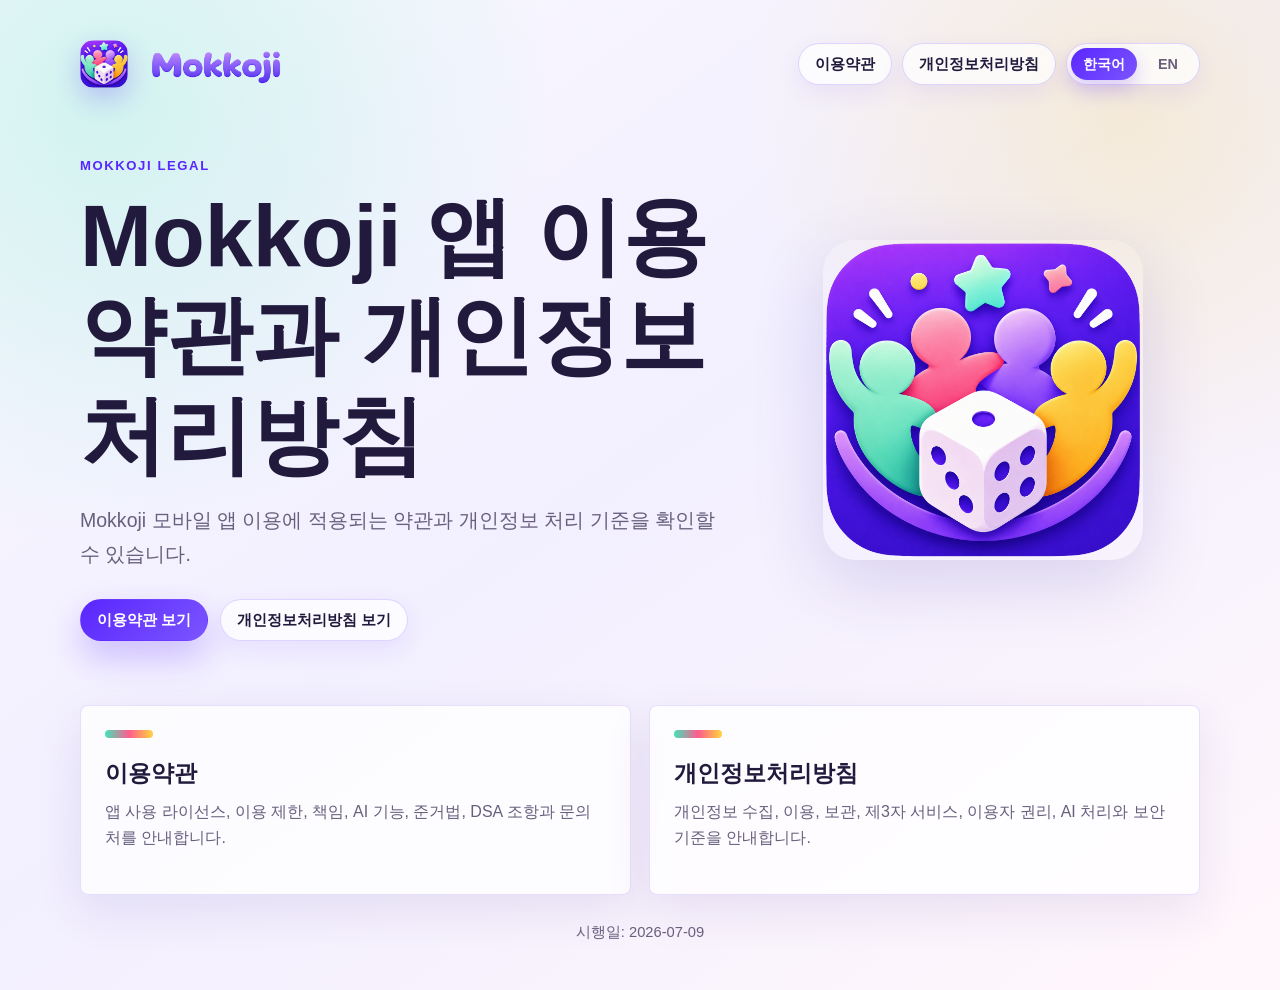
<file: index.html>
<!DOCTYPE html>
<html lang="ko" data-lang="ko">
  <head>
    <meta charset="UTF-8" />
    <meta name="viewport" content="width=device-width, initial-scale=1.0" />
    <title>Mokkoji 법적 고지</title>
    <link rel="stylesheet" href="styles.css" />
  </head>
  <body>
    <div class="site-shell">
      <header class="topbar">
        <a class="brand" href="index.html" aria-label="Mokkoji 법적 고지 홈">
          <img class="brand-icon" src="assets/app_icon.png" alt="" />
          <img class="brand-wordmark" src="assets/wordmark_eng.png" alt="Mokkoji" />
        </a>
        <nav class="nav-links" aria-label="법적 문서">
          <a class="nav-link" href="terms-of-use.html" data-i18n-ko="이용약관" data-i18n-en="Terms of Use">이용약관</a>
          <a class="nav-link" href="privacy-policy.html" data-i18n-ko="개인정보처리방침" data-i18n-en="Privacy Policy">개인정보처리방침</a>
          <div class="language-switch" aria-label="Language">
            <button class="lang-button" type="button" data-lang="ko" aria-pressed="true">한국어</button>
            <button class="lang-button" type="button" data-lang="en" aria-pressed="false">EN</button>
          </div>
        </nav>
      </header>

      <main>
        <section class="hero lang-panel" data-lang-panel="ko" aria-labelledby="page-title-ko">
          <div>
            <p class="eyebrow">Mokkoji legal</p>
            <h1 id="page-title-ko">Mokkoji 앱 이용약관과 개인정보처리방침</h1>
            <p class="lead">
              Mokkoji 모바일 앱 이용에 적용되는 약관과 개인정보 처리 기준을 확인할 수 있습니다.
            </p>
            <div class="hero-actions" aria-label="주요 법적 문서 링크">
              <a class="button-link primary" href="terms-of-use.html">이용약관 보기</a>
              <a class="button-link" href="privacy-policy.html">개인정보처리방침 보기</a>
            </div>
          </div>
          <div class="hero-art" aria-hidden="true">
            <img class="app-icon-large" src="assets/app_icon.png" alt="" />
          </div>
        </section>

        <section class="hero lang-panel" data-lang-panel="en" aria-labelledby="page-title-en" hidden>
          <div>
            <p class="eyebrow">Mokkoji legal</p>
            <h1 id="page-title-en">Terms and privacy for the Mokkoji app.</h1>
            <p class="lead">
              Review the terms that govern the Mokkoji app and the privacy practices for data collected through the mobile experience.
            </p>
            <div class="hero-actions" aria-label="Primary legal links">
              <a class="button-link primary" href="terms-of-use.html">Read Terms</a>
              <a class="button-link" href="privacy-policy.html">Read Privacy Policy</a>
            </div>
          </div>
          <div class="hero-art" aria-hidden="true">
            <img class="app-icon-large" src="assets/app_icon.png" alt="" />
          </div>
        </section>

        <section class="policy-grid" aria-label="정책 문서">
          <a class="policy-tile" href="terms-of-use.html">
            <div class="tile-accent"></div>
            <h2 data-i18n-ko="이용약관" data-i18n-en="Terms of Use">이용약관</h2>
            <p data-i18n-ko="앱 사용 라이선스, 이용 제한, 책임, AI 기능, 준거법, DSA 조항과 문의처를 안내합니다." data-i18n-en="License, acceptable use, liability, AI features, governing law, DSA provisions, and contact details.">앱 사용 라이선스, 이용 제한, 책임, AI 기능, 준거법, DSA 조항과 문의처를 안내합니다.</p>
          </a>
          <a class="policy-tile" href="privacy-policy.html">
            <div class="tile-accent"></div>
            <h2 data-i18n-ko="개인정보처리방침" data-i18n-en="Privacy Policy">개인정보처리방침</h2>
            <p data-i18n-ko="개인정보 수집, 이용, 보관, 제3자 서비스, 이용자 권리, AI 처리와 보안 기준을 안내합니다." data-i18n-en="Collection, use, retention, third-party access, privacy rights, AI processing, and security practices.">개인정보 수집, 이용, 보관, 제3자 서비스, 이용자 권리, AI 처리와 보안 기준을 안내합니다.</p>
          </a>
        </section>
      </main>

      <footer class="footer" data-i18n-ko="시행일: 2026-07-09" data-i18n-en="Effective date: 2026-07-09">시행일: 2026-07-09</footer>
    </div>
    <script src="language.js"></script>
  </body>
</html>
</file>
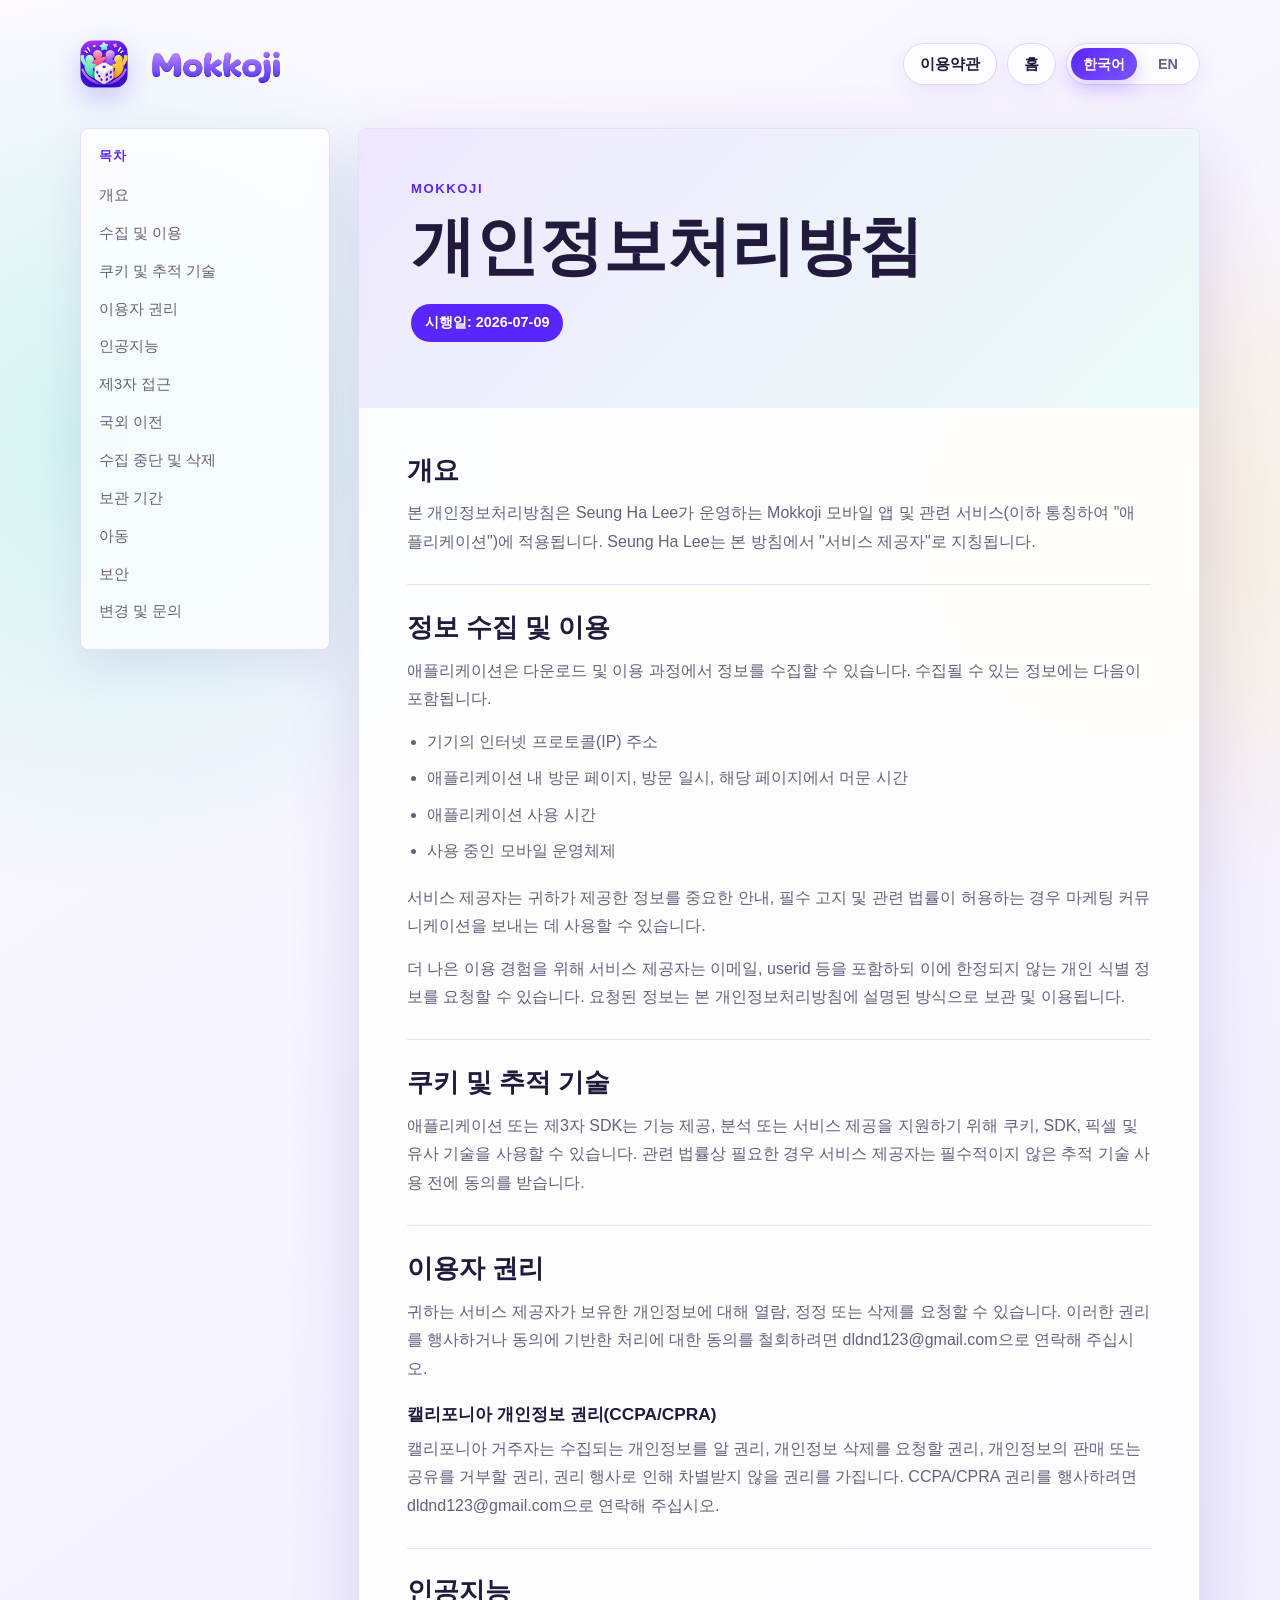
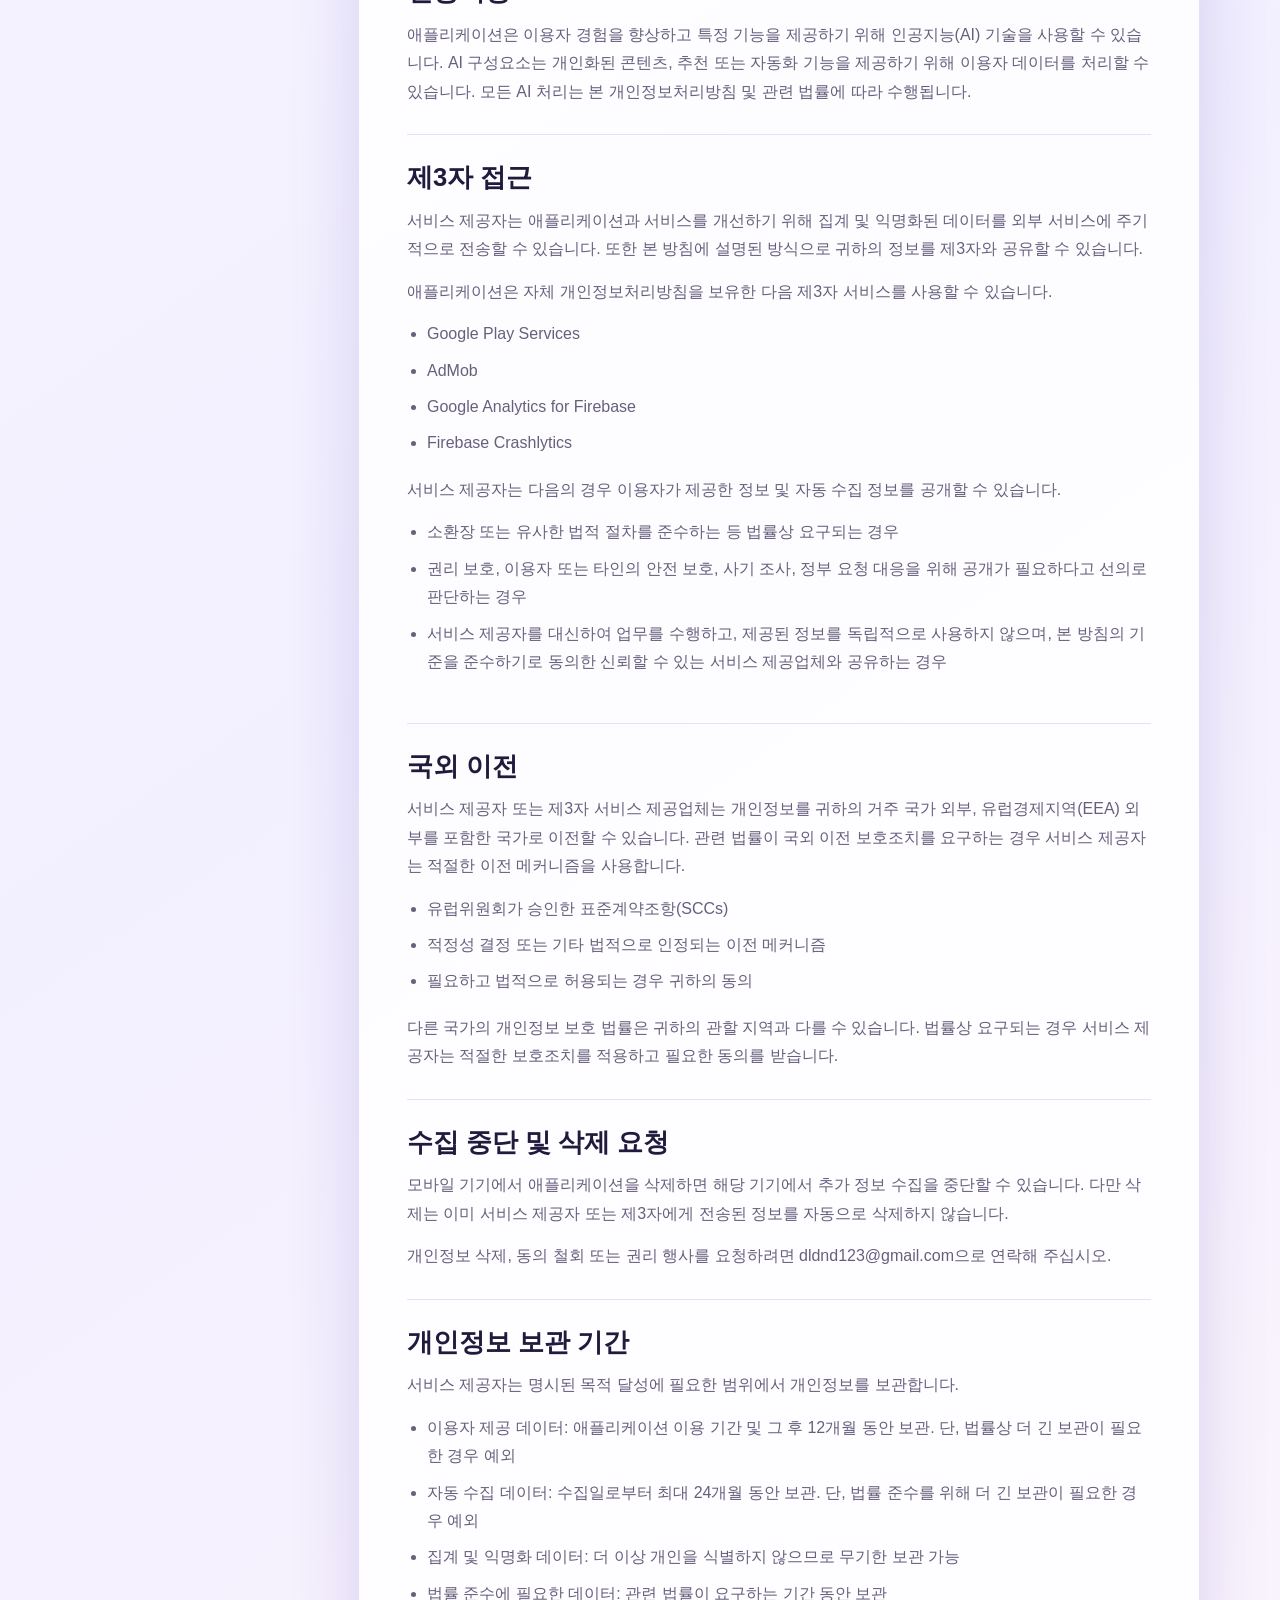
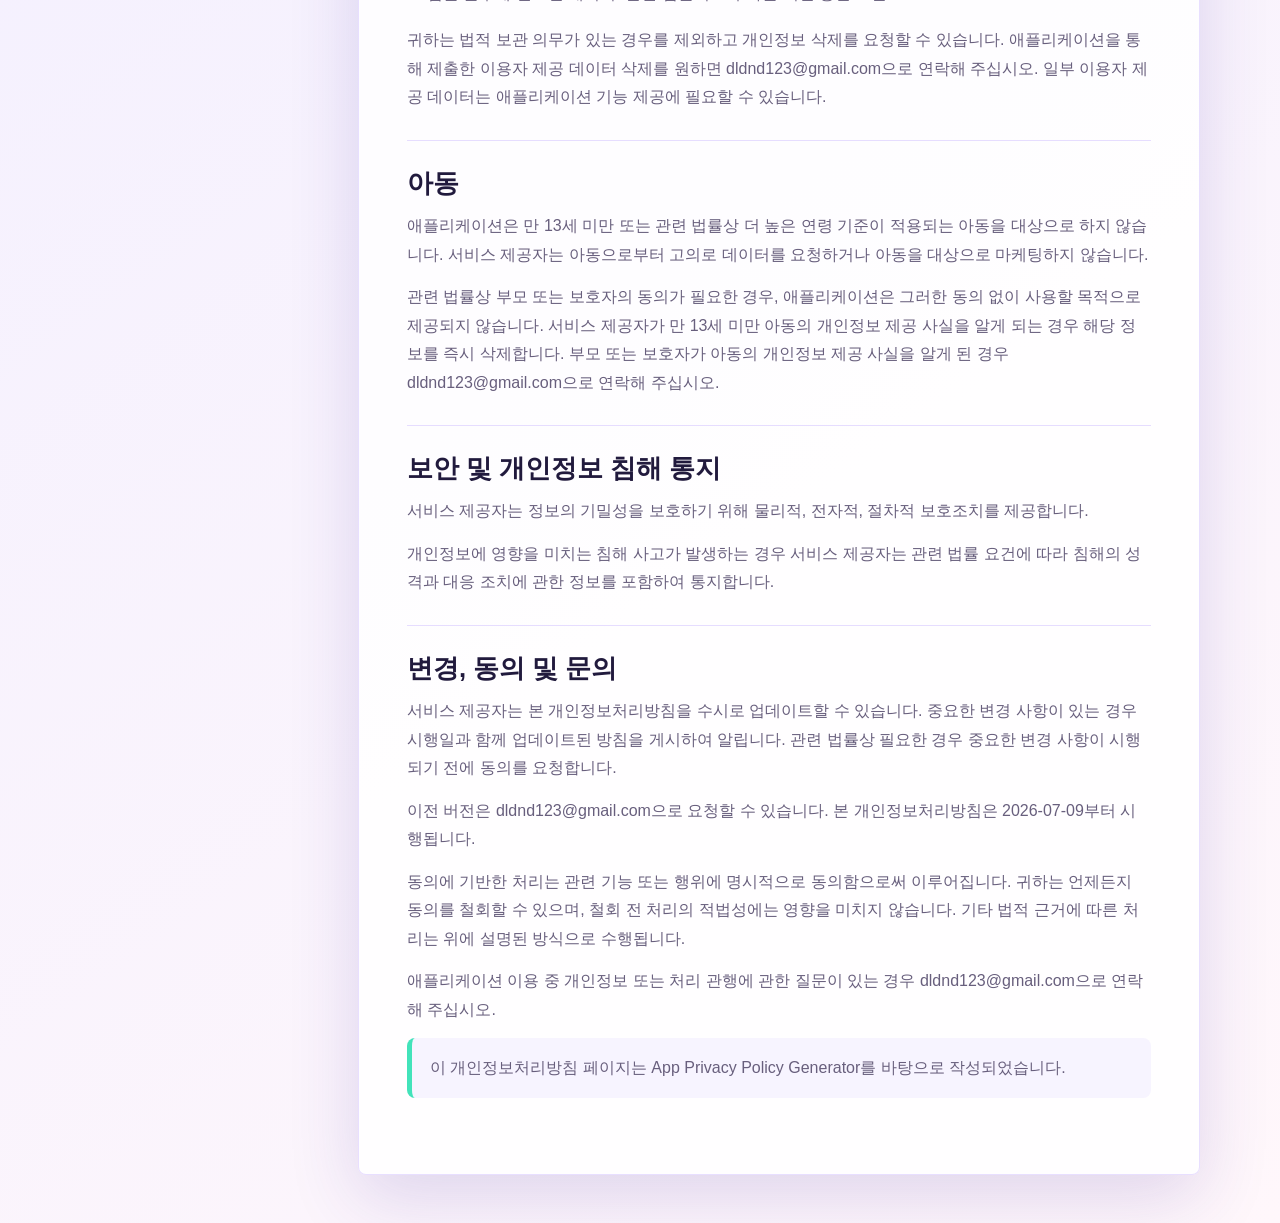
<file: privacy-policy.html>
<!DOCTYPE html>
<html lang="ko" data-lang="ko">
  <head>
    <meta charset="UTF-8" />
    <meta name="viewport" content="width=device-width, initial-scale=1.0" />
    <title>개인정보처리방침 - Mokkoji</title>
    <link rel="stylesheet" href="styles.css" />
  </head>
  <body>
    <div class="site-shell">
      <header class="topbar">
        <a class="brand" href="index.html" aria-label="Mokkoji 법적 고지 홈">
          <img class="brand-icon" src="assets/app_icon.png" alt="" />
          <img class="brand-wordmark" src="assets/wordmark_eng.png" alt="Mokkoji" />
        </a>
        <nav class="nav-links" aria-label="법적 문서">
          <a class="nav-link" href="terms-of-use.html" data-i18n-ko="이용약관" data-i18n-en="Terms of Use">이용약관</a>
          <a class="back-link" href="index.html" data-i18n-ko="홈" data-i18n-en="Home">홈</a>
          <div class="language-switch" aria-label="Language">
            <button class="lang-button" type="button" data-lang="ko" aria-pressed="true">한국어</button>
            <button class="lang-button" type="button" data-lang="en" aria-pressed="false">EN</button>
          </div>
        </nav>
      </header>

      <main class="doc-layout lang-panel" data-lang-panel="ko">
        <aside class="toc" aria-label="개인정보처리방침 목차">
          <p class="toc-title">목차</p>
          <a href="#overview">개요</a>
          <a href="#collection">수집 및 이용</a>
          <a href="#tracking">쿠키 및 추적 기술</a>
          <a href="#rights">이용자 권리</a>
          <a href="#ai">인공지능</a>
          <a href="#third-party">제3자 접근</a>
          <a href="#transfers">국외 이전</a>
          <a href="#opt-out">수집 중단 및 삭제</a>
          <a href="#retention">보관 기간</a>
          <a href="#children">아동</a>
          <a href="#security">보안</a>
          <a href="#changes">변경 및 문의</a>
        </aside>

        <article class="document">
          <header class="doc-header">
            <p class="eyebrow">Mokkoji</p>
            <h1>개인정보처리방침</h1>
            <p class="effective-date">시행일: 2026-07-09</p>
          </header>

          <div class="doc-content">
            <section class="doc-section" id="overview">
              <h2>개요</h2>
              <p>본 개인정보처리방침은 Seung Ha Lee가 운영하는 Mokkoji 모바일 앱 및 관련 서비스(이하 통칭하여 "애플리케이션")에 적용됩니다. Seung Ha Lee는 본 방침에서 "서비스 제공자"로 지칭됩니다.</p>
            </section>

            <section class="doc-section" id="collection">
              <h2>정보 수집 및 이용</h2>
              <p>애플리케이션은 다운로드 및 이용 과정에서 정보를 수집할 수 있습니다. 수집될 수 있는 정보에는 다음이 포함됩니다.</p>
              <ul>
                <li>기기의 인터넷 프로토콜(IP) 주소</li>
                <li>애플리케이션 내 방문 페이지, 방문 일시, 해당 페이지에서 머문 시간</li>
                <li>애플리케이션 사용 시간</li>
                <li>사용 중인 모바일 운영체제</li>
              </ul>
              <p>서비스 제공자는 귀하가 제공한 정보를 중요한 안내, 필수 고지 및 관련 법률이 허용하는 경우 마케팅 커뮤니케이션을 보내는 데 사용할 수 있습니다.</p>
              <p>더 나은 이용 경험을 위해 서비스 제공자는 이메일, userid 등을 포함하되 이에 한정되지 않는 개인 식별 정보를 요청할 수 있습니다. 요청된 정보는 본 개인정보처리방침에 설명된 방식으로 보관 및 이용됩니다.</p>
            </section>

            <section class="doc-section" id="tracking">
              <h2>쿠키 및 추적 기술</h2>
              <p>애플리케이션 또는 제3자 SDK는 기능 제공, 분석 또는 서비스 제공을 지원하기 위해 쿠키, SDK, 픽셀 및 유사 기술을 사용할 수 있습니다. 관련 법률상 필요한 경우 서비스 제공자는 필수적이지 않은 추적 기술 사용 전에 동의를 받습니다.</p>
            </section>

            <section class="doc-section" id="rights">
              <h2>이용자 권리</h2>
              <p>귀하는 서비스 제공자가 보유한 개인정보에 대해 열람, 정정 또는 삭제를 요청할 수 있습니다. 이러한 권리를 행사하거나 동의에 기반한 처리에 대한 동의를 철회하려면 dldnd123@gmail.com으로 연락해 주십시오.</p>
              <h3>캘리포니아 개인정보 권리(CCPA/CPRA)</h3>
              <p>캘리포니아 거주자는 수집되는 개인정보를 알 권리, 개인정보 삭제를 요청할 권리, 개인정보의 판매 또는 공유를 거부할 권리, 권리 행사로 인해 차별받지 않을 권리를 가집니다. CCPA/CPRA 권리를 행사하려면 dldnd123@gmail.com으로 연락해 주십시오.</p>
            </section>

            <section class="doc-section" id="ai">
              <h2>인공지능</h2>
              <p>애플리케이션은 이용자 경험을 향상하고 특정 기능을 제공하기 위해 인공지능(AI) 기술을 사용할 수 있습니다. AI 구성요소는 개인화된 콘텐츠, 추천 또는 자동화 기능을 제공하기 위해 이용자 데이터를 처리할 수 있습니다. 모든 AI 처리는 본 개인정보처리방침 및 관련 법률에 따라 수행됩니다.</p>
            </section>

            <section class="doc-section" id="third-party">
              <h2>제3자 접근</h2>
              <p>서비스 제공자는 애플리케이션과 서비스를 개선하기 위해 집계 및 익명화된 데이터를 외부 서비스에 주기적으로 전송할 수 있습니다. 또한 본 방침에 설명된 방식으로 귀하의 정보를 제3자와 공유할 수 있습니다.</p>
              <p>애플리케이션은 자체 개인정보처리방침을 보유한 다음 제3자 서비스를 사용할 수 있습니다.</p>
              <ul>
                <li>Google Play Services</li>
                <li>AdMob</li>
                <li>Google Analytics for Firebase</li>
                <li>Firebase Crashlytics</li>
              </ul>
              <p>서비스 제공자는 다음의 경우 이용자가 제공한 정보 및 자동 수집 정보를 공개할 수 있습니다.</p>
              <ul>
                <li>소환장 또는 유사한 법적 절차를 준수하는 등 법률상 요구되는 경우</li>
                <li>권리 보호, 이용자 또는 타인의 안전 보호, 사기 조사, 정부 요청 대응을 위해 공개가 필요하다고 선의로 판단하는 경우</li>
                <li>서비스 제공자를 대신하여 업무를 수행하고, 제공된 정보를 독립적으로 사용하지 않으며, 본 방침의 기준을 준수하기로 동의한 신뢰할 수 있는 서비스 제공업체와 공유하는 경우</li>
              </ul>
            </section>

            <section class="doc-section" id="transfers">
              <h2>국외 이전</h2>
              <p>서비스 제공자 또는 제3자 서비스 제공업체는 개인정보를 귀하의 거주 국가 외부, 유럽경제지역(EEA) 외부를 포함한 국가로 이전할 수 있습니다. 관련 법률이 국외 이전 보호조치를 요구하는 경우 서비스 제공자는 적절한 이전 메커니즘을 사용합니다.</p>
              <ul>
                <li>유럽위원회가 승인한 표준계약조항(SCCs)</li>
                <li>적정성 결정 또는 기타 법적으로 인정되는 이전 메커니즘</li>
                <li>필요하고 법적으로 허용되는 경우 귀하의 동의</li>
              </ul>
              <p>다른 국가의 개인정보 보호 법률은 귀하의 관할 지역과 다를 수 있습니다. 법률상 요구되는 경우 서비스 제공자는 적절한 보호조치를 적용하고 필요한 동의를 받습니다.</p>
            </section>

            <section class="doc-section" id="opt-out">
              <h2>수집 중단 및 삭제 요청</h2>
              <p>모바일 기기에서 애플리케이션을 삭제하면 해당 기기에서 추가 정보 수집을 중단할 수 있습니다. 다만 삭제는 이미 서비스 제공자 또는 제3자에게 전송된 정보를 자동으로 삭제하지 않습니다.</p>
              <p>개인정보 삭제, 동의 철회 또는 권리 행사를 요청하려면 dldnd123@gmail.com으로 연락해 주십시오.</p>
            </section>

            <section class="doc-section" id="retention">
              <h2>개인정보 보관 기간</h2>
              <p>서비스 제공자는 명시된 목적 달성에 필요한 범위에서 개인정보를 보관합니다.</p>
              <ul>
                <li>이용자 제공 데이터: 애플리케이션 이용 기간 및 그 후 12개월 동안 보관. 단, 법률상 더 긴 보관이 필요한 경우 예외</li>
                <li>자동 수집 데이터: 수집일로부터 최대 24개월 동안 보관. 단, 법률 준수를 위해 더 긴 보관이 필요한 경우 예외</li>
                <li>집계 및 익명화 데이터: 더 이상 개인을 식별하지 않으므로 무기한 보관 가능</li>
                <li>법률 준수에 필요한 데이터: 관련 법률이 요구하는 기간 동안 보관</li>
              </ul>
              <p>귀하는 법적 보관 의무가 있는 경우를 제외하고 개인정보 삭제를 요청할 수 있습니다. 애플리케이션을 통해 제출한 이용자 제공 데이터 삭제를 원하면 dldnd123@gmail.com으로 연락해 주십시오. 일부 이용자 제공 데이터는 애플리케이션 기능 제공에 필요할 수 있습니다.</p>
            </section>

            <section class="doc-section" id="children">
              <h2>아동</h2>
              <p>애플리케이션은 만 13세 미만 또는 관련 법률상 더 높은 연령 기준이 적용되는 아동을 대상으로 하지 않습니다. 서비스 제공자는 아동으로부터 고의로 데이터를 요청하거나 아동을 대상으로 마케팅하지 않습니다.</p>
              <p>관련 법률상 부모 또는 보호자의 동의가 필요한 경우, 애플리케이션은 그러한 동의 없이 사용할 목적으로 제공되지 않습니다. 서비스 제공자가 만 13세 미만 아동의 개인정보 제공 사실을 알게 되는 경우 해당 정보를 즉시 삭제합니다. 부모 또는 보호자가 아동의 개인정보 제공 사실을 알게 된 경우 dldnd123@gmail.com으로 연락해 주십시오.</p>
            </section>

            <section class="doc-section" id="security">
              <h2>보안 및 개인정보 침해 통지</h2>
              <p>서비스 제공자는 정보의 기밀성을 보호하기 위해 물리적, 전자적, 절차적 보호조치를 제공합니다.</p>
              <p>개인정보에 영향을 미치는 침해 사고가 발생하는 경우 서비스 제공자는 관련 법률 요건에 따라 침해의 성격과 대응 조치에 관한 정보를 포함하여 통지합니다.</p>
            </section>

            <section class="doc-section" id="changes">
              <h2>변경, 동의 및 문의</h2>
              <p>서비스 제공자는 본 개인정보처리방침을 수시로 업데이트할 수 있습니다. 중요한 변경 사항이 있는 경우 시행일과 함께 업데이트된 방침을 게시하여 알립니다. 관련 법률상 필요한 경우 중요한 변경 사항이 시행되기 전에 동의를 요청합니다.</p>
              <p>이전 버전은 dldnd123@gmail.com으로 요청할 수 있습니다. 본 개인정보처리방침은 2026-07-09부터 시행됩니다.</p>
              <p>동의에 기반한 처리는 관련 기능 또는 행위에 명시적으로 동의함으로써 이루어집니다. 귀하는 언제든지 동의를 철회할 수 있으며, 철회 전 처리의 적법성에는 영향을 미치지 않습니다. 기타 법적 근거에 따른 처리는 위에 설명된 방식으로 수행됩니다.</p>
              <p>애플리케이션 이용 중 개인정보 또는 처리 관행에 관한 질문이 있는 경우 dldnd123@gmail.com으로 연락해 주십시오.</p>
              <p class="note">이 개인정보처리방침 페이지는 App Privacy Policy Generator를 바탕으로 작성되었습니다.</p>
            </section>
          </div>
        </article>
      </main>

      <main class="doc-layout lang-panel" data-lang-panel="en" hidden>
        <aside class="toc" aria-label="Privacy Policy table of contents">
          <p class="toc-title">On this page</p>
          <a href="#en-overview">Overview</a>
          <a href="#en-collection">Information Collection</a>
          <a href="#en-tracking">Cookies and Tracking</a>
          <a href="#en-rights">Your Rights</a>
          <a href="#en-ai">Artificial Intelligence</a>
          <a href="#en-third-party">Third Party Access</a>
          <a href="#en-transfers">International Transfers</a>
          <a href="#en-opt-out">Opt-Out Rights</a>
          <a href="#en-retention">Data Retention</a>
          <a href="#en-children">Children</a>
          <a href="#en-security">Security</a>
          <a href="#en-changes">Changes and Contact</a>
        </aside>

        <article class="document">
          <header class="doc-header">
            <p class="eyebrow">Mokkoji</p>
            <h1>Privacy Policy</h1>
            <p class="effective-date">Effective as of 2026-07-09</p>
          </header>

          <div class="doc-content">
            <section class="doc-section" id="en-overview">
              <h2>Overview</h2>
              <p>This privacy policy applies to the Mokkoji app for mobile devices, together with any related services operated by Seung Ha Lee (collectively, the "Application"). Seung Ha Lee is referred to as the "Service Provider".</p>
            </section>

            <section class="doc-section" id="en-collection">
              <h2>Information Collection and Use</h2>
              <p>The Application collects information when you download and use it. This may include your device's Internet Protocol address, pages visited, time and date of visits, time spent on pages, time spent on the Application, and your mobile operating system.</p>
              <p>The Service Provider may use information you provide to send important information, required notices, and, where permitted by law, marketing communications.</p>
              <p>For a better experience, the Service Provider may require certain personally identifiable information, including but not limited to Email and userid. The requested information will be retained and used as described in this privacy policy.</p>
            </section>

            <section class="doc-section" id="en-tracking">
              <h2>Cookies and Tracking Technologies</h2>
              <p>The Application or its third-party SDKs may use cookies, SDKs, pixels, and similar technologies to support functionality, analytics, or service delivery. Where required by law, consent will be obtained before non-essential tracking technologies are used.</p>
            </section>

            <section class="doc-section" id="en-rights">
              <h2>Your Rights</h2>
              <p>You may request access to, correction of, or deletion of your personal data held by the Service Provider. To exercise these rights or withdraw consent where processing is based on consent, contact dldnd123@gmail.com.</p>
              <h3>Your California Privacy Rights (CCPA/CPRA)</h3>
              <p>If you are a California resident, you have the right to know what personal information is collected, delete personal information, opt out of sale or sharing, and be free from discrimination for exercising these rights. Contact dldnd123@gmail.com to exercise these rights.</p>
            </section>

            <section class="doc-section" id="en-ai">
              <h2>Artificial Intelligence</h2>
              <p>The Application uses Artificial Intelligence technologies to enhance user experience and provide certain features. AI components may process user data to deliver personalized content, recommendations, or automated functionality in accordance with this policy and applicable laws.</p>
            </section>

            <section class="doc-section" id="en-third-party">
              <h2>Third Party Access</h2>
              <p>Aggregated, anonymized data may be periodically transmitted to external services to help improve the Application and service. Information may be shared with third parties as described in this policy.</p>
              <p>The Application may use third-party services with their own privacy policies:</p>
              <ul>
                <li>Google Play Services</li>
                <li>AdMob</li>
                <li>Google Analytics for Firebase</li>
                <li>Firebase Crashlytics</li>
              </ul>
              <p>User Provided and Automatically Collected Information may be disclosed as required by law, to protect rights and safety, investigate fraud, respond to government requests, or to trusted service providers acting on behalf of the Service Provider.</p>
            </section>

            <section class="doc-section" id="en-transfers">
              <h2>International Data Transfers</h2>
              <p>The Service Provider or third-party service providers may transfer personal data outside your country of residence, including outside the EEA. Where safeguards are required, mechanisms such as Standard Contractual Clauses, adequacy decisions, other recognized transfer mechanisms, or consent may be used.</p>
            </section>

            <section class="doc-section" id="en-opt-out">
              <h2>Opt-Out Rights</h2>
              <p>You can stop further collection from your mobile device by uninstalling the Application. Uninstalling does not automatically delete information already transmitted to the Service Provider or third parties. To request deletion, withdraw consent, or exercise rights, contact dldnd123@gmail.com.</p>
            </section>

            <section class="doc-section" id="en-retention">
              <h2>Data Retention Policy</h2>
              <p>The Service Provider retains personal data based on necessity for the stated purposes: User Provided Data for the duration of use plus 12 months unless longer retention is required by law; Automatically Collected Data for up to 24 months unless longer retention is required for legal compliance; Aggregated and Anonymized Data indefinitely; and legal compliance data as long as required by applicable law.</p>
              <p>You may request deletion of your personal data, subject to legal obligations to retain it. Some User Provided Data may be required for the Application to function properly.</p>
            </section>

            <section class="doc-section" id="en-children">
              <h2>Children</h2>
              <p>The Application is not intended for children under 13 or such higher age as required by applicable law. The Service Provider does not knowingly solicit data from children or market the Application to them. If a child has provided personal information, contact dldnd123@gmail.com so appropriate action can be taken.</p>
            </section>

            <section class="doc-section" id="en-security">
              <h2>Security and Data Breach Notification</h2>
              <p>The Service Provider provides physical, electronic, and procedural safeguards to protect information it processes and maintains. If a data breach affects personal data, notification will be provided in accordance with applicable legal requirements.</p>
            </section>

            <section class="doc-section" id="en-changes">
              <h2>Changes, Consent, and Contact</h2>
              <p>The Service Provider may update this Privacy Policy from time to time and will post the updated policy with an effective date. Where required by law, consent will be sought before material changes take effect.</p>
              <p>Previous versions are available upon request at dldnd123@gmail.com. This privacy policy is effective as of 2026-07-09.</p>
              <p>Where processing is based on consent, you provide that consent by affirmatively opting in and may withdraw it at any time. Questions may be sent to dldnd123@gmail.com.</p>
              <p class="note">This privacy policy page was generated by App Privacy Policy Generator.</p>
            </section>
          </div>
        </article>
      </main>
    </div>
    <script src="language.js"></script>
  </body>
</html>
</file>
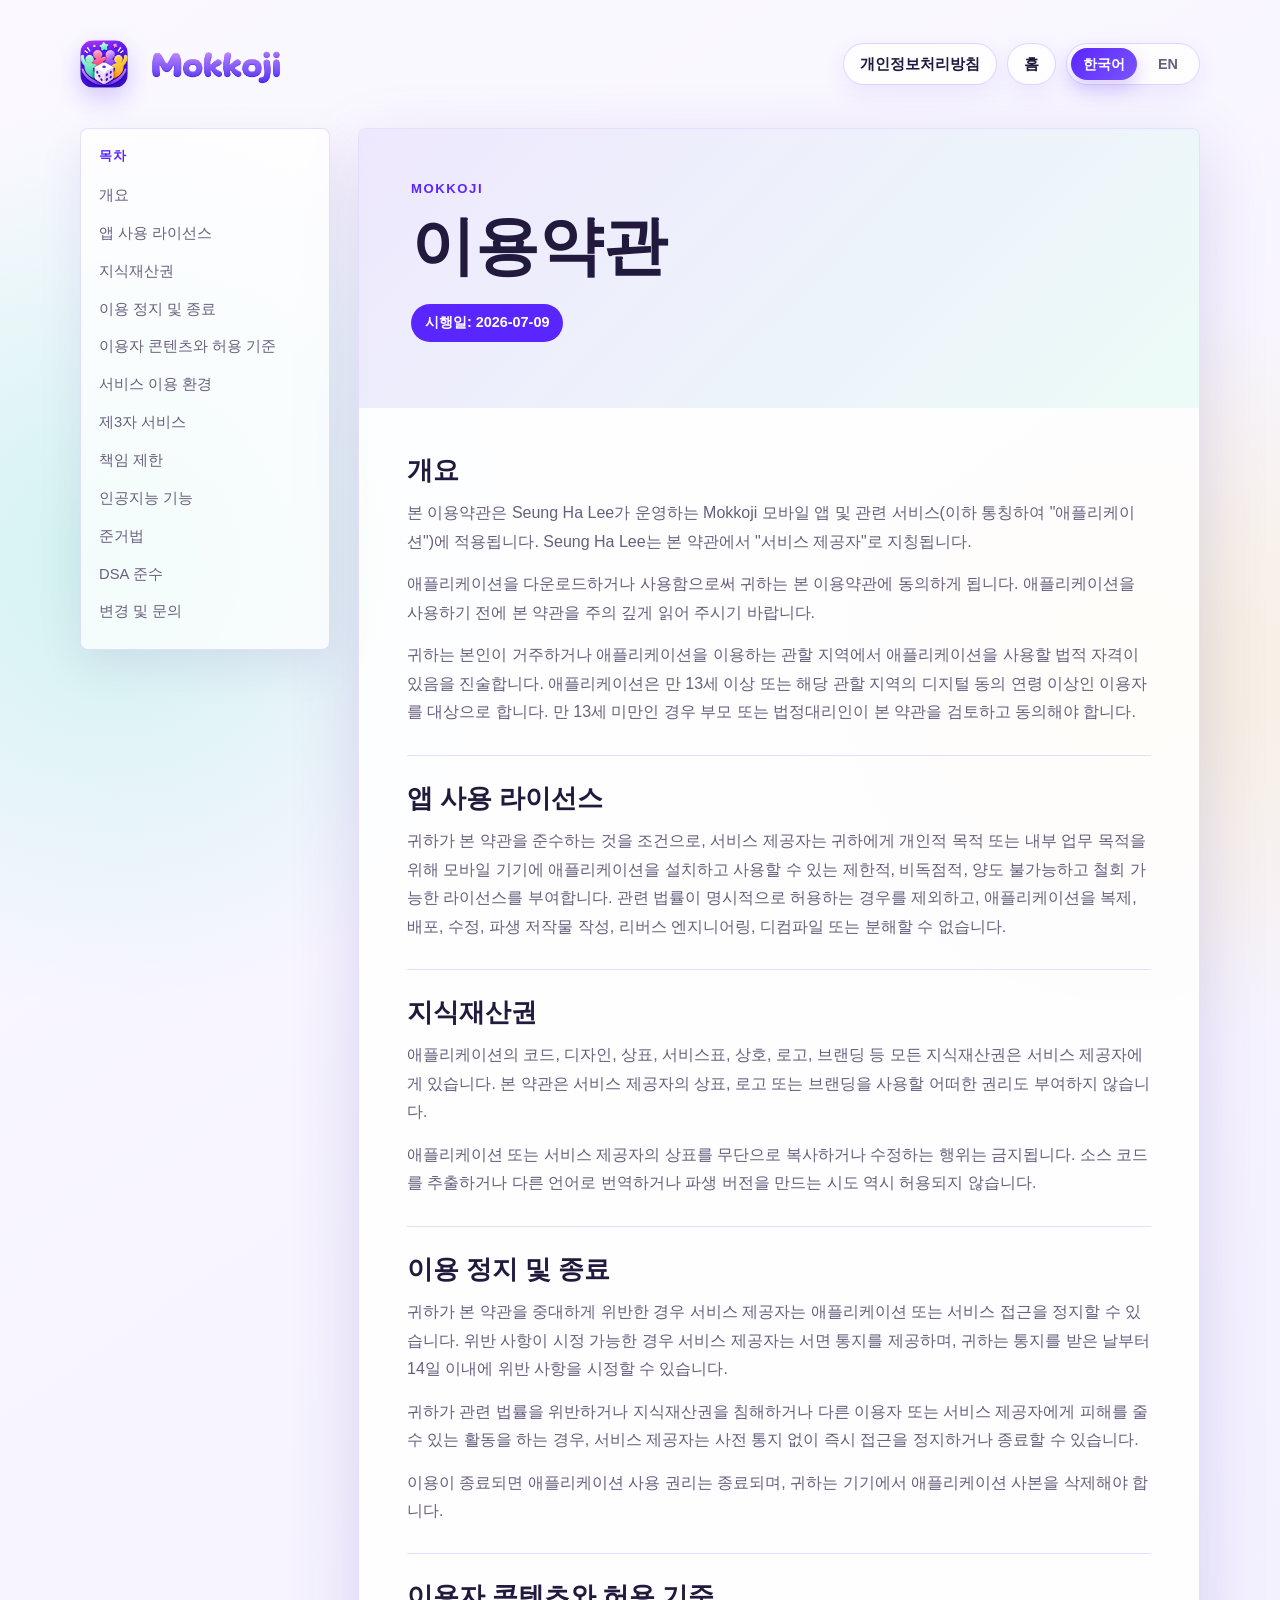
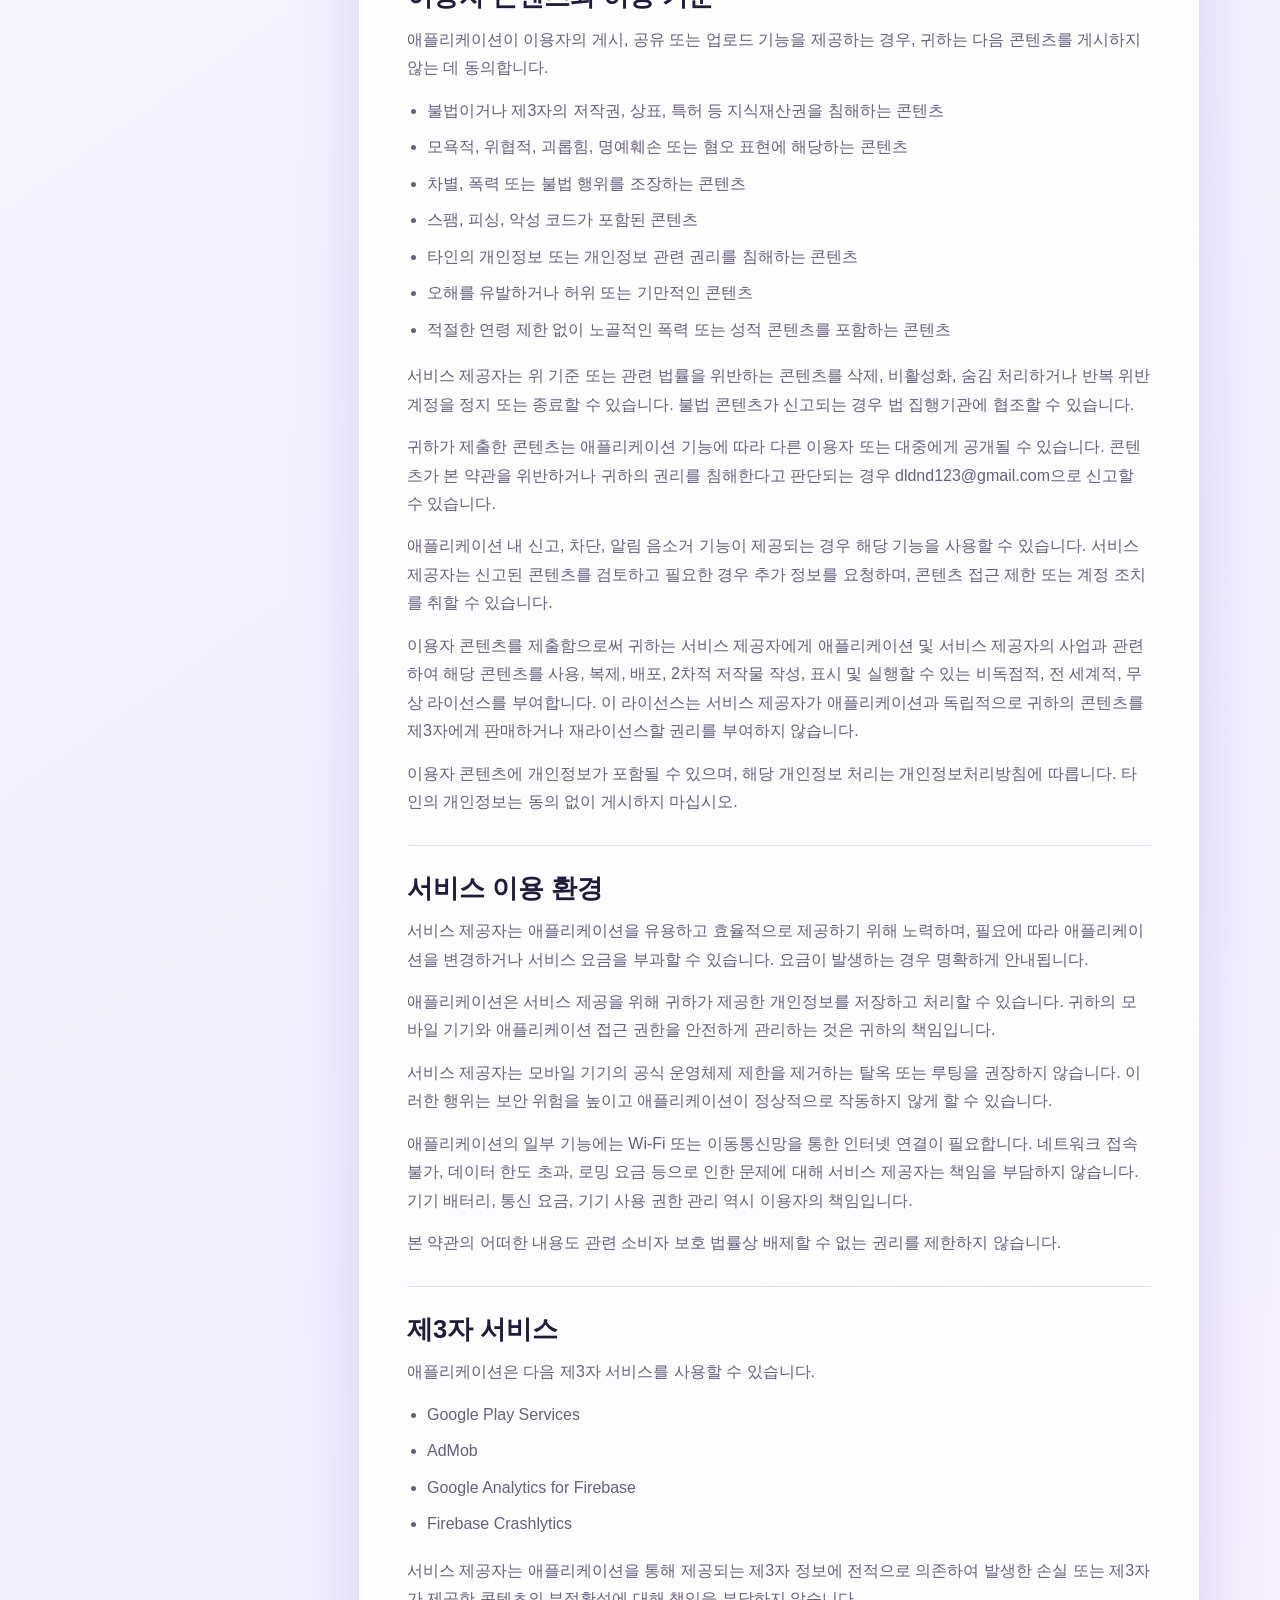
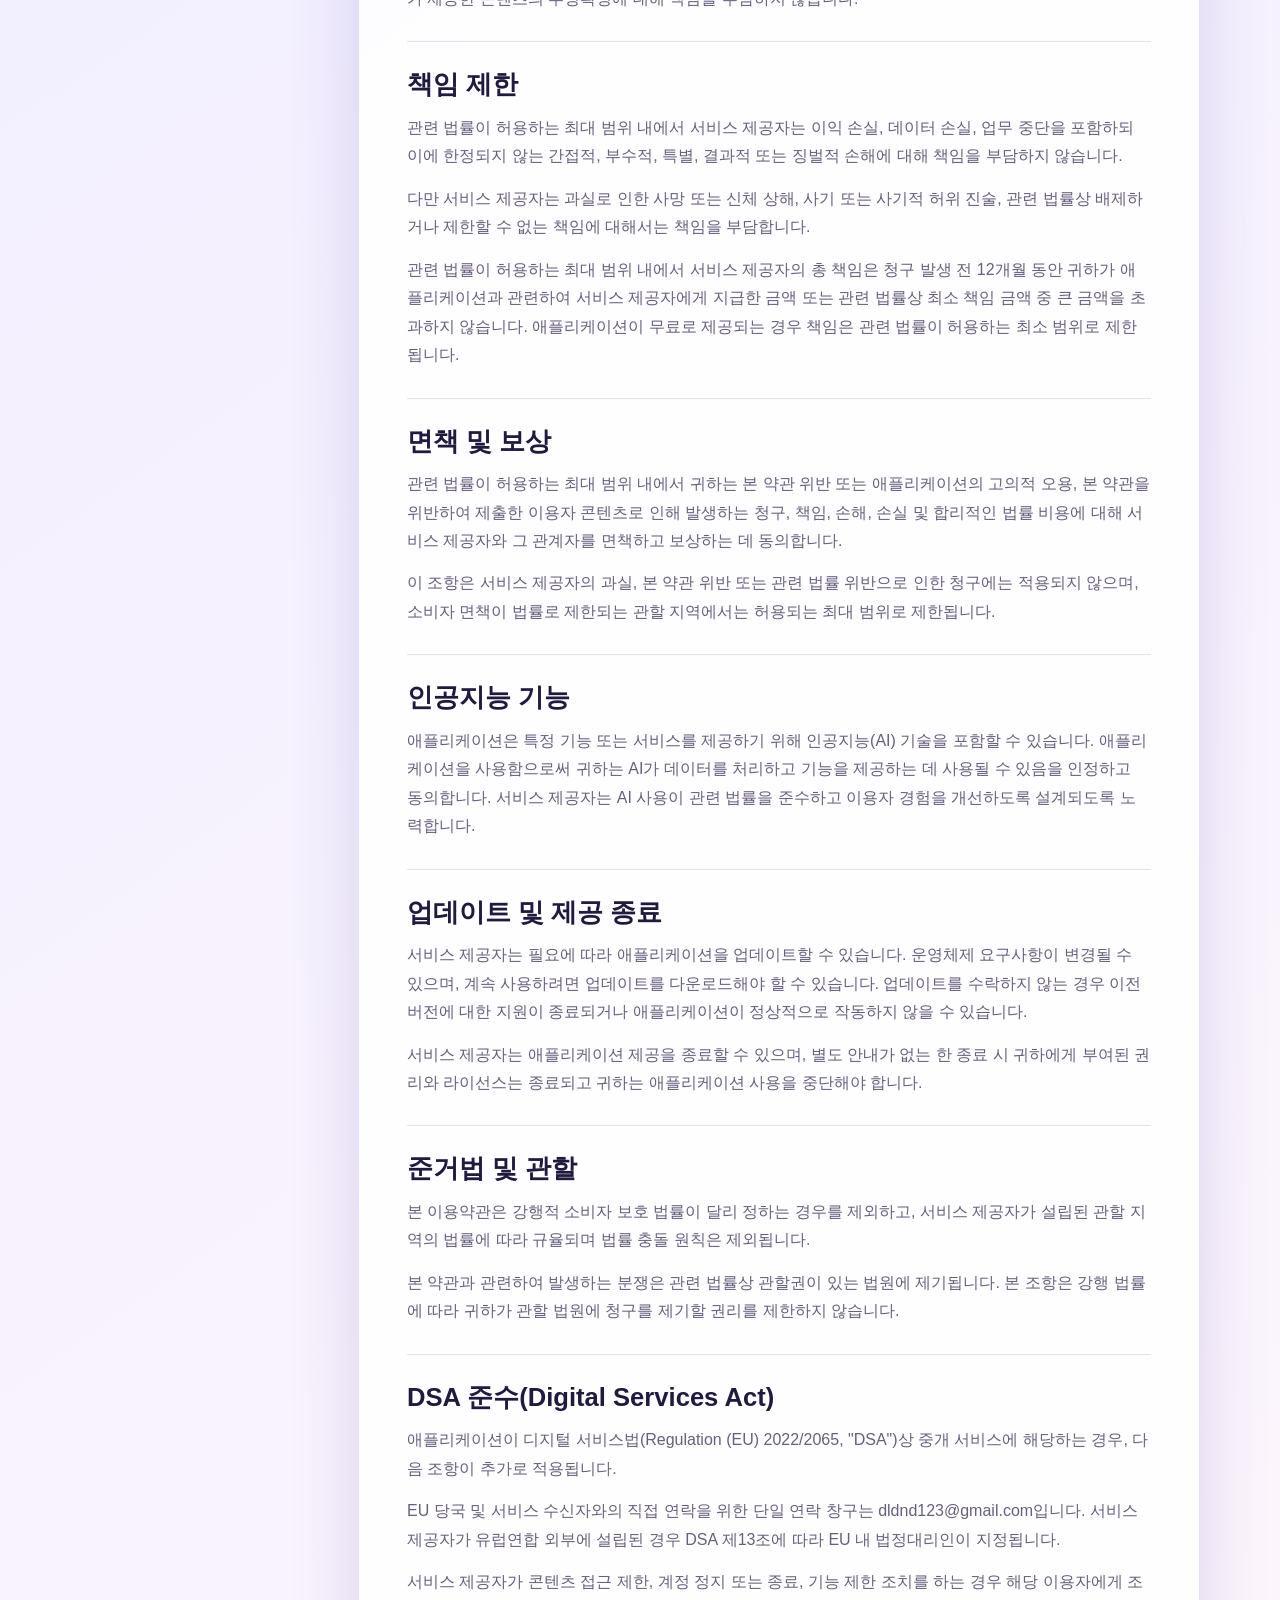
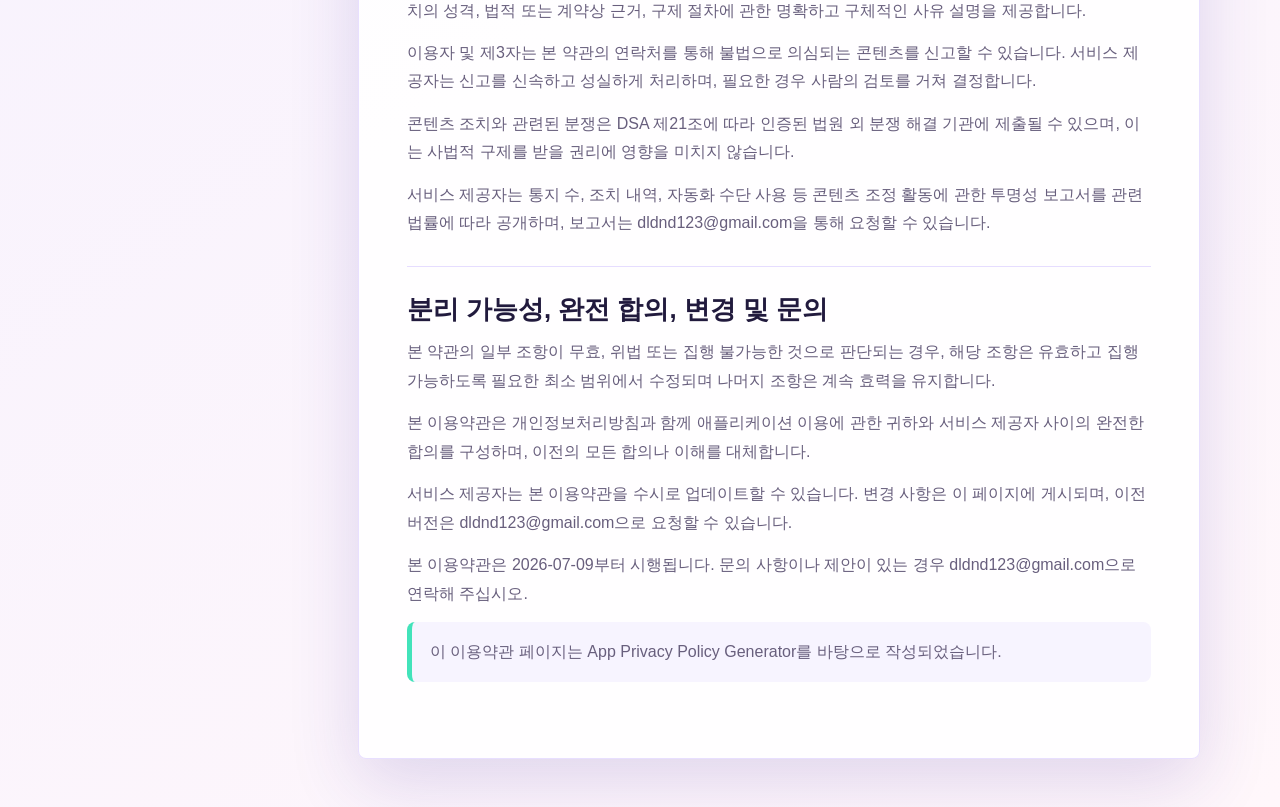
<file: terms-of-use.html>
<!DOCTYPE html>
<html lang="ko" data-lang="ko">
  <head>
    <meta charset="UTF-8" />
    <meta name="viewport" content="width=device-width, initial-scale=1.0" />
    <title>이용약관 - Mokkoji</title>
    <link rel="stylesheet" href="styles.css" />
  </head>
  <body>
    <div class="site-shell">
      <header class="topbar">
        <a class="brand" href="index.html" aria-label="Mokkoji 법적 고지 홈">
          <img class="brand-icon" src="assets/app_icon.png" alt="" />
          <img class="brand-wordmark" src="assets/wordmark_eng.png" alt="Mokkoji" />
        </a>
        <nav class="nav-links" aria-label="법적 문서">
          <a class="nav-link" href="privacy-policy.html" data-i18n-ko="개인정보처리방침" data-i18n-en="Privacy Policy">개인정보처리방침</a>
          <a class="back-link" href="index.html" data-i18n-ko="홈" data-i18n-en="Home">홈</a>
          <div class="language-switch" aria-label="Language">
            <button class="lang-button" type="button" data-lang="ko" aria-pressed="true">한국어</button>
            <button class="lang-button" type="button" data-lang="en" aria-pressed="false">EN</button>
          </div>
        </nav>
      </header>

      <main class="doc-layout lang-panel" data-lang-panel="ko">
        <aside class="toc" aria-label="이용약관 목차">
          <p class="toc-title">목차</p>
          <a href="#overview">개요</a>
          <a href="#license">앱 사용 라이선스</a>
          <a href="#ip">지식재산권</a>
          <a href="#termination">이용 정지 및 종료</a>
          <a href="#content">이용자 콘텐츠와 허용 기준</a>
          <a href="#operation">서비스 이용 환경</a>
          <a href="#third-party">제3자 서비스</a>
          <a href="#liability">책임 제한</a>
          <a href="#ai">인공지능 기능</a>
          <a href="#law">준거법</a>
          <a href="#dsa">DSA 준수</a>
          <a href="#contact">변경 및 문의</a>
        </aside>

        <article class="document">
          <header class="doc-header">
            <p class="eyebrow">Mokkoji</p>
            <h1>이용약관</h1>
            <p class="effective-date">시행일: 2026-07-09</p>
          </header>

          <div class="doc-content">
            <section class="doc-section" id="overview">
              <h2>개요</h2>
              <p>본 이용약관은 Seung Ha Lee가 운영하는 Mokkoji 모바일 앱 및 관련 서비스(이하 통칭하여 "애플리케이션")에 적용됩니다. Seung Ha Lee는 본 약관에서 "서비스 제공자"로 지칭됩니다.</p>
              <p>애플리케이션을 다운로드하거나 사용함으로써 귀하는 본 이용약관에 동의하게 됩니다. 애플리케이션을 사용하기 전에 본 약관을 주의 깊게 읽어 주시기 바랍니다.</p>
              <p>귀하는 본인이 거주하거나 애플리케이션을 이용하는 관할 지역에서 애플리케이션을 사용할 법적 자격이 있음을 진술합니다. 애플리케이션은 만 13세 이상 또는 해당 관할 지역의 디지털 동의 연령 이상인 이용자를 대상으로 합니다. 만 13세 미만인 경우 부모 또는 법정대리인이 본 약관을 검토하고 동의해야 합니다.</p>
            </section>

            <section class="doc-section" id="license">
              <h2>앱 사용 라이선스</h2>
              <p>귀하가 본 약관을 준수하는 것을 조건으로, 서비스 제공자는 귀하에게 개인적 목적 또는 내부 업무 목적을 위해 모바일 기기에 애플리케이션을 설치하고 사용할 수 있는 제한적, 비독점적, 양도 불가능하고 철회 가능한 라이선스를 부여합니다. 관련 법률이 명시적으로 허용하는 경우를 제외하고, 애플리케이션을 복제, 배포, 수정, 파생 저작물 작성, 리버스 엔지니어링, 디컴파일 또는 분해할 수 없습니다.</p>
            </section>

            <section class="doc-section" id="ip">
              <h2>지식재산권</h2>
              <p>애플리케이션의 코드, 디자인, 상표, 서비스표, 상호, 로고, 브랜딩 등 모든 지식재산권은 서비스 제공자에게 있습니다. 본 약관은 서비스 제공자의 상표, 로고 또는 브랜딩을 사용할 어떠한 권리도 부여하지 않습니다.</p>
              <p>애플리케이션 또는 서비스 제공자의 상표를 무단으로 복사하거나 수정하는 행위는 금지됩니다. 소스 코드를 추출하거나 다른 언어로 번역하거나 파생 버전을 만드는 시도 역시 허용되지 않습니다.</p>
            </section>

            <section class="doc-section" id="termination">
              <h2>이용 정지 및 종료</h2>
              <p>귀하가 본 약관을 중대하게 위반한 경우 서비스 제공자는 애플리케이션 또는 서비스 접근을 정지할 수 있습니다. 위반 사항이 시정 가능한 경우 서비스 제공자는 서면 통지를 제공하며, 귀하는 통지를 받은 날부터 14일 이내에 위반 사항을 시정할 수 있습니다.</p>
              <p>귀하가 관련 법률을 위반하거나 지식재산권을 침해하거나 다른 이용자 또는 서비스 제공자에게 피해를 줄 수 있는 활동을 하는 경우, 서비스 제공자는 사전 통지 없이 즉시 접근을 정지하거나 종료할 수 있습니다.</p>
              <p>이용이 종료되면 애플리케이션 사용 권리는 종료되며, 귀하는 기기에서 애플리케이션 사본을 삭제해야 합니다.</p>
            </section>

            <section class="doc-section" id="content">
              <h2>이용자 콘텐츠와 허용 기준</h2>
              <p>애플리케이션이 이용자의 게시, 공유 또는 업로드 기능을 제공하는 경우, 귀하는 다음 콘텐츠를 게시하지 않는 데 동의합니다.</p>
              <ul>
                <li>불법이거나 제3자의 저작권, 상표, 특허 등 지식재산권을 침해하는 콘텐츠</li>
                <li>모욕적, 위협적, 괴롭힘, 명예훼손 또는 혐오 표현에 해당하는 콘텐츠</li>
                <li>차별, 폭력 또는 불법 행위를 조장하는 콘텐츠</li>
                <li>스팸, 피싱, 악성 코드가 포함된 콘텐츠</li>
                <li>타인의 개인정보 또는 개인정보 관련 권리를 침해하는 콘텐츠</li>
                <li>오해를 유발하거나 허위 또는 기만적인 콘텐츠</li>
                <li>적절한 연령 제한 없이 노골적인 폭력 또는 성적 콘텐츠를 포함하는 콘텐츠</li>
              </ul>
              <p>서비스 제공자는 위 기준 또는 관련 법률을 위반하는 콘텐츠를 삭제, 비활성화, 숨김 처리하거나 반복 위반 계정을 정지 또는 종료할 수 있습니다. 불법 콘텐츠가 신고되는 경우 법 집행기관에 협조할 수 있습니다.</p>
              <p>귀하가 제출한 콘텐츠는 애플리케이션 기능에 따라 다른 이용자 또는 대중에게 공개될 수 있습니다. 콘텐츠가 본 약관을 위반하거나 귀하의 권리를 침해한다고 판단되는 경우 dldnd123@gmail.com으로 신고할 수 있습니다.</p>
              <p>애플리케이션 내 신고, 차단, 알림 음소거 기능이 제공되는 경우 해당 기능을 사용할 수 있습니다. 서비스 제공자는 신고된 콘텐츠를 검토하고 필요한 경우 추가 정보를 요청하며, 콘텐츠 접근 제한 또는 계정 조치를 취할 수 있습니다.</p>
              <p>이용자 콘텐츠를 제출함으로써 귀하는 서비스 제공자에게 애플리케이션 및 서비스 제공자의 사업과 관련하여 해당 콘텐츠를 사용, 복제, 배포, 2차적 저작물 작성, 표시 및 실행할 수 있는 비독점적, 전 세계적, 무상 라이선스를 부여합니다. 이 라이선스는 서비스 제공자가 애플리케이션과 독립적으로 귀하의 콘텐츠를 제3자에게 판매하거나 재라이선스할 권리를 부여하지 않습니다.</p>
              <p>이용자 콘텐츠에 개인정보가 포함될 수 있으며, 해당 개인정보 처리는 개인정보처리방침에 따릅니다. 타인의 개인정보는 동의 없이 게시하지 마십시오.</p>
            </section>

            <section class="doc-section" id="operation">
              <h2>서비스 이용 환경</h2>
              <p>서비스 제공자는 애플리케이션을 유용하고 효율적으로 제공하기 위해 노력하며, 필요에 따라 애플리케이션을 변경하거나 서비스 요금을 부과할 수 있습니다. 요금이 발생하는 경우 명확하게 안내됩니다.</p>
              <p>애플리케이션은 서비스 제공을 위해 귀하가 제공한 개인정보를 저장하고 처리할 수 있습니다. 귀하의 모바일 기기와 애플리케이션 접근 권한을 안전하게 관리하는 것은 귀하의 책임입니다.</p>
              <p>서비스 제공자는 모바일 기기의 공식 운영체제 제한을 제거하는 탈옥 또는 루팅을 권장하지 않습니다. 이러한 행위는 보안 위험을 높이고 애플리케이션이 정상적으로 작동하지 않게 할 수 있습니다.</p>
              <p>애플리케이션의 일부 기능에는 Wi-Fi 또는 이동통신망을 통한 인터넷 연결이 필요합니다. 네트워크 접속 불가, 데이터 한도 초과, 로밍 요금 등으로 인한 문제에 대해 서비스 제공자는 책임을 부담하지 않습니다. 기기 배터리, 통신 요금, 기기 사용 권한 관리 역시 이용자의 책임입니다.</p>
              <p>본 약관의 어떠한 내용도 관련 소비자 보호 법률상 배제할 수 없는 권리를 제한하지 않습니다.</p>
            </section>

            <section class="doc-section" id="third-party">
              <h2>제3자 서비스</h2>
              <p>애플리케이션은 다음 제3자 서비스를 사용할 수 있습니다.</p>
              <ul>
                <li>Google Play Services</li>
                <li>AdMob</li>
                <li>Google Analytics for Firebase</li>
                <li>Firebase Crashlytics</li>
              </ul>
              <p>서비스 제공자는 애플리케이션을 통해 제공되는 제3자 정보에 전적으로 의존하여 발생한 손실 또는 제3자가 제공한 콘텐츠의 부정확성에 대해 책임을 부담하지 않습니다.</p>
            </section>

            <section class="doc-section" id="liability">
              <h2>책임 제한</h2>
              <p>관련 법률이 허용하는 최대 범위 내에서 서비스 제공자는 이익 손실, 데이터 손실, 업무 중단을 포함하되 이에 한정되지 않는 간접적, 부수적, 특별, 결과적 또는 징벌적 손해에 대해 책임을 부담하지 않습니다.</p>
              <p>다만 서비스 제공자는 과실로 인한 사망 또는 신체 상해, 사기 또는 사기적 허위 진술, 관련 법률상 배제하거나 제한할 수 없는 책임에 대해서는 책임을 부담합니다.</p>
              <p>관련 법률이 허용하는 최대 범위 내에서 서비스 제공자의 총 책임은 청구 발생 전 12개월 동안 귀하가 애플리케이션과 관련하여 서비스 제공자에게 지급한 금액 또는 관련 법률상 최소 책임 금액 중 큰 금액을 초과하지 않습니다. 애플리케이션이 무료로 제공되는 경우 책임은 관련 법률이 허용하는 최소 범위로 제한됩니다.</p>
            </section>

            <section class="doc-section" id="indemnification">
              <h2>면책 및 보상</h2>
              <p>관련 법률이 허용하는 최대 범위 내에서 귀하는 본 약관 위반 또는 애플리케이션의 고의적 오용, 본 약관을 위반하여 제출한 이용자 콘텐츠로 인해 발생하는 청구, 책임, 손해, 손실 및 합리적인 법률 비용에 대해 서비스 제공자와 그 관계자를 면책하고 보상하는 데 동의합니다.</p>
              <p>이 조항은 서비스 제공자의 과실, 본 약관 위반 또는 관련 법률 위반으로 인한 청구에는 적용되지 않으며, 소비자 면책이 법률로 제한되는 관할 지역에서는 허용되는 최대 범위로 제한됩니다.</p>
            </section>

            <section class="doc-section" id="ai">
              <h2>인공지능 기능</h2>
              <p>애플리케이션은 특정 기능 또는 서비스를 제공하기 위해 인공지능(AI) 기술을 포함할 수 있습니다. 애플리케이션을 사용함으로써 귀하는 AI가 데이터를 처리하고 기능을 제공하는 데 사용될 수 있음을 인정하고 동의합니다. 서비스 제공자는 AI 사용이 관련 법률을 준수하고 이용자 경험을 개선하도록 설계되도록 노력합니다.</p>
            </section>

            <section class="doc-section" id="updates">
              <h2>업데이트 및 제공 종료</h2>
              <p>서비스 제공자는 필요에 따라 애플리케이션을 업데이트할 수 있습니다. 운영체제 요구사항이 변경될 수 있으며, 계속 사용하려면 업데이트를 다운로드해야 할 수 있습니다. 업데이트를 수락하지 않는 경우 이전 버전에 대한 지원이 종료되거나 애플리케이션이 정상적으로 작동하지 않을 수 있습니다.</p>
              <p>서비스 제공자는 애플리케이션 제공을 종료할 수 있으며, 별도 안내가 없는 한 종료 시 귀하에게 부여된 권리와 라이선스는 종료되고 귀하는 애플리케이션 사용을 중단해야 합니다.</p>
            </section>

            <section class="doc-section" id="law">
              <h2>준거법 및 관할</h2>
              <p>본 이용약관은 강행적 소비자 보호 법률이 달리 정하는 경우를 제외하고, 서비스 제공자가 설립된 관할 지역의 법률에 따라 규율되며 법률 충돌 원칙은 제외됩니다.</p>
              <p>본 약관과 관련하여 발생하는 분쟁은 관련 법률상 관할권이 있는 법원에 제기됩니다. 본 조항은 강행 법률에 따라 귀하가 관할 법원에 청구를 제기할 권리를 제한하지 않습니다.</p>
            </section>

            <section class="doc-section" id="dsa">
              <h2>DSA 준수(Digital Services Act)</h2>
              <p>애플리케이션이 디지털 서비스법(Regulation (EU) 2022/2065, "DSA")상 중개 서비스에 해당하는 경우, 다음 조항이 추가로 적용됩니다.</p>
              <p>EU 당국 및 서비스 수신자와의 직접 연락을 위한 단일 연락 창구는 dldnd123@gmail.com입니다. 서비스 제공자가 유럽연합 외부에 설립된 경우 DSA 제13조에 따라 EU 내 법정대리인이 지정됩니다.</p>
              <p>서비스 제공자가 콘텐츠 접근 제한, 계정 정지 또는 종료, 기능 제한 조치를 하는 경우 해당 이용자에게 조치의 성격, 법적 또는 계약상 근거, 구제 절차에 관한 명확하고 구체적인 사유 설명을 제공합니다.</p>
              <p>이용자 및 제3자는 본 약관의 연락처를 통해 불법으로 의심되는 콘텐츠를 신고할 수 있습니다. 서비스 제공자는 신고를 신속하고 성실하게 처리하며, 필요한 경우 사람의 검토를 거쳐 결정합니다.</p>
              <p>콘텐츠 조치와 관련된 분쟁은 DSA 제21조에 따라 인증된 법원 외 분쟁 해결 기관에 제출될 수 있으며, 이는 사법적 구제를 받을 권리에 영향을 미치지 않습니다.</p>
              <p>서비스 제공자는 통지 수, 조치 내역, 자동화 수단 사용 등 콘텐츠 조정 활동에 관한 투명성 보고서를 관련 법률에 따라 공개하며, 보고서는 dldnd123@gmail.com을 통해 요청할 수 있습니다.</p>
            </section>

            <section class="doc-section" id="contact">
              <h2>분리 가능성, 완전 합의, 변경 및 문의</h2>
              <p>본 약관의 일부 조항이 무효, 위법 또는 집행 불가능한 것으로 판단되는 경우, 해당 조항은 유효하고 집행 가능하도록 필요한 최소 범위에서 수정되며 나머지 조항은 계속 효력을 유지합니다.</p>
              <p>본 이용약관은 개인정보처리방침과 함께 애플리케이션 이용에 관한 귀하와 서비스 제공자 사이의 완전한 합의를 구성하며, 이전의 모든 합의나 이해를 대체합니다.</p>
              <p>서비스 제공자는 본 이용약관을 수시로 업데이트할 수 있습니다. 변경 사항은 이 페이지에 게시되며, 이전 버전은 dldnd123@gmail.com으로 요청할 수 있습니다.</p>
              <p>본 이용약관은 2026-07-09부터 시행됩니다. 문의 사항이나 제안이 있는 경우 dldnd123@gmail.com으로 연락해 주십시오.</p>
              <p class="note">이 이용약관 페이지는 App Privacy Policy Generator를 바탕으로 작성되었습니다.</p>
            </section>
          </div>
        </article>
      </main>

      <main class="doc-layout lang-panel" data-lang-panel="en" hidden>
        <aside class="toc" aria-label="Terms of Use table of contents">
          <p class="toc-title">On this page</p>
          <a href="#en-overview">Overview</a>
          <a href="#en-license">License</a>
          <a href="#en-ip">Intellectual Property</a>
          <a href="#en-termination">Termination</a>
          <a href="#en-content">Acceptable Use</a>
          <a href="#en-operation">Service Operation</a>
          <a href="#en-third-party">Third Party Services</a>
          <a href="#en-liability">Liability</a>
          <a href="#en-ai">AI</a>
          <a href="#en-law">Governing Law</a>
          <a href="#en-dsa">DSA</a>
          <a href="#en-contact">Changes and Contact</a>
        </aside>

        <article class="document">
          <header class="doc-header">
            <p class="eyebrow">Mokkoji</p>
            <h1>Terms of Use</h1>
            <p class="effective-date">Effective as of 2026-07-09</p>
          </header>

          <div class="doc-content">
            <section class="doc-section" id="en-overview">
              <h2>Overview</h2>
              <p>These terms and conditions apply to the Mokkoji app for mobile devices, together with any related services operated by Seung Ha Lee (collectively, the "Application"). Seung Ha Lee is referred to as the "Service Provider".</p>
              <p>By downloading or using the Application, you agree to these Terms and Conditions. You should read them carefully before using the Application.</p>
              <p>You must be legally permitted to use the Application in your jurisdiction and must be at least 13 years old, or the applicable age of digital consent. If you are below that age, a parent or legal guardian must review and accept these Terms on your behalf.</p>
            </section>

            <section class="doc-section" id="en-license">
              <h2>License to Use the Application</h2>
              <p>Subject to your compliance with these Terms, the Service Provider grants you a limited, non-exclusive, non-transferable, revocable license to install and use the Application on a mobile device for personal or internal business purposes. You may not reproduce, distribute, modify, create derivative works from, reverse engineer, decompile, or disassemble the Application except as expressly permitted by applicable law.</p>
            </section>

            <section class="doc-section" id="en-ip">
              <h2>Intellectual Property</h2>
              <p>The Service Provider retains all intellectual property rights in the Application, including its code, design, trademarks, service marks, trade names, logos, and branding. Nothing in these Terms grants you a right to use the Service Provider's trademarks, logos, or branding.</p>
              <p>Unauthorized copying, modification, extraction of source code, translation, or creation of derivative versions is prohibited. All related intellectual property rights remain the property of the Service Provider.</p>
            </section>

            <section class="doc-section" id="en-termination">
              <h2>Termination</h2>
              <p>The Service Provider may suspend access if you materially breach these Terms. Where the breach can be cured, the Service Provider will provide written notice and a 14-day cure period. Access may be suspended or terminated immediately if you violate law, infringe intellectual property rights, or engage in harmful activity.</p>
              <p>Upon termination, your right to use the Application ends and you must delete all copies from your devices.</p>
            </section>

            <section class="doc-section" id="en-content">
              <h2>User-Generated Content and Acceptable Use</h2>
              <p>If the Application allows users to post, share, or upload content, you agree not to post illegal, infringing, abusive, threatening, harassing, defamatory, hateful, discriminatory, violent, spam, phishing, malware, privacy-violating, misleading, explicit violent, or explicit sexual content unless appropriately age-gated.</p>
              <p>The Service Provider may remove or disable content, suspend or terminate repeat violators, cooperate with law enforcement, and moderate content that violates these Terms or applicable law. Reports may be sent to dldnd123@gmail.com or submitted through in-app tools where available.</p>
              <p>By submitting User-Generated Content, you grant the Service Provider a non-exclusive, worldwide, royalty-free license to use, reproduce, distribute, prepare derivative works of, display, and perform that content in connection with the Application and the Service Provider's business. This does not grant the right to sell or sublicense your content independently of the Application.</p>
              <p>Personal data in User-Generated Content is governed by the Privacy Policy. Do not post personal data of others without consent.</p>
            </section>

            <section class="doc-section" id="en-operation">
              <h2>Service Operation and Device Responsibilities</h2>
              <p>The Service Provider may modify the Application or charge for services, with charges clearly communicated. You are responsible for maintaining the security of your device and access to the Application.</p>
              <p>The Service Provider advises against jailbreaking or rooting your device. Some functions require an active internet connection and may incur data, roaming, or third-party charges. You are responsible for those charges, device battery, and permission to use the relevant device.</p>
              <p>Nothing in these Terms limits rights that cannot be excluded under applicable consumer protection laws.</p>
            </section>

            <section class="doc-section" id="en-third-party">
              <h2>Third Party Services</h2>
              <ul>
                <li>Google Play Services</li>
                <li>AdMob</li>
                <li>Google Analytics for Firebase</li>
                <li>Firebase Crashlytics</li>
              </ul>
              <p>The Service Provider accepts no liability for losses resulting from reliance on third-party information or inaccuracies in third-party content.</p>
            </section>

            <section class="doc-section" id="en-liability">
              <h2>Limitation of Liability and Indemnification</h2>
              <p>To the fullest extent permitted by law, the Service Provider is not liable for indirect, incidental, special, consequential, or punitive damages, including lost profits, data loss, or business interruption. The Service Provider remains liable for death or personal injury caused by negligence, fraud or fraudulent misrepresentation, and any liability that cannot be excluded or limited by law.</p>
              <p>To the fullest extent permitted by law, total liability will not exceed the amount paid for the Application in the 12 months preceding the claim or the minimum amount required by law, whichever is greater.</p>
              <p>You agree to indemnify the Service Provider for claims arising out of your breach of these Terms or intentional misuse of the Application, including User-Generated Content submitted in violation of these Terms, except where restricted by applicable law.</p>
            </section>

            <section class="doc-section" id="en-ai">
              <h2>Artificial Intelligence</h2>
              <p>The Application incorporates Artificial Intelligence technologies to provide certain features or services. By using the Application, you acknowledge that AI may be used to process data and deliver functionalities in accordance with applicable laws.</p>
            </section>

            <section class="doc-section" id="en-updates">
              <h2>Updates and Availability</h2>
              <p>The Service Provider may update the Application. Operating system requirements may change, and you may need to download updates to continue using it. If you do not accept updates, earlier versions may stop being supported or may not function properly. The Service Provider may also cease providing the Application.</p>
            </section>

            <section class="doc-section" id="en-law">
              <h2>Governing Law and Jurisdiction</h2>
              <p>These Terms are governed by the laws of the jurisdiction in which the Service Provider is established, excluding conflict of law rules, except where mandatory consumer protection laws provide otherwise. Disputes will be brought before courts with jurisdiction under applicable law.</p>
            </section>

            <section class="doc-section" id="en-dsa">
              <h2>DSA Compliance (Digital Services Act)</h2>
              <p>If the Application is an intermediary service under the DSA, additional provisions apply. The single point of contact for EU authorities and service recipients is dldnd123@gmail.com.</p>
              <p>When content or account restrictions are imposed, the Service Provider will provide a clear statement of reasons where required. Notices of allegedly illegal content may be submitted through the contact details in these Terms and will be processed diligently. Eligible disputes may be submitted to a certified out-of-court dispute settlement body, without affecting judicial remedies. Transparency reports are available upon request at dldnd123@gmail.com.</p>
            </section>

            <section class="doc-section" id="en-contact">
              <h2>Severability, Entire Agreement, Changes, and Contact</h2>
              <p>If any provision is invalid, illegal, or unenforceable, it will be modified to the minimum extent necessary and the remaining provisions will remain in effect. These Terms, together with the Privacy Policy, constitute the entire agreement concerning use of the Application.</p>
              <p>The Service Provider may update these Terms by posting the new Terms on this page. Previous versions are available upon request at dldnd123@gmail.com.</p>
              <p>These terms and conditions are effective as of 2026-07-09. Questions may be sent to dldnd123@gmail.com.</p>
              <p class="note">This Terms &amp; Conditions page was generated by App Privacy Policy Generator.</p>
            </section>
          </div>
        </article>
      </main>
    </div>
    <script src="language.js"></script>
  </body>
</html>
</file>
<file: styles.css>
:root {
  color-scheme: light;
  --ink: #211a3d;
  --muted: #685f7d;
  --paper: #fffefe;
  --paper-soft: #f7f4ff;
  --line: #e6ddff;
  --violet: #5a26ff;
  --violet-soft: #7b55ff;
  --mint: #42e3ba;
  --pink: #ff5b8d;
  --yellow: #ffd53f;
  --shadow: 0 22px 70px rgba(65, 36, 154, 0.16);
}

* {
  box-sizing: border-box;
}

html {
  scroll-behavior: smooth;
}

body {
  margin: 0;
  min-height: 100vh;
  color: var(--ink);
  font-family: Inter, "Segoe UI", Roboto, "Noto Sans KR", Arial, sans-serif;
  background:
    radial-gradient(circle at 8% 10%, rgba(66, 227, 186, 0.22), transparent 28rem),
    radial-gradient(circle at 88% 12%, rgba(255, 213, 63, 0.2), transparent 24rem),
    linear-gradient(145deg, #fbf9ff 0%, #f2efff 48%, #fff7fb 100%);
}

a {
  color: inherit;
}

.site-shell {
  width: min(1120px, calc(100% - 32px));
  margin: 0 auto;
  padding: 32px 0 48px;
}

.topbar {
  display: flex;
  align-items: center;
  justify-content: space-between;
  gap: 20px;
  min-height: 64px;
}

.brand {
  display: inline-flex;
  align-items: center;
  gap: 12px;
  text-decoration: none;
  font-weight: 800;
}

.brand-icon {
  width: 48px;
  height: 48px;
  border-radius: 14px;
  box-shadow: 0 10px 26px rgba(90, 38, 255, 0.24);
}

.brand-wordmark {
  width: 152px;
  height: auto;
  display: block;
}

.nav-links {
  display: flex;
  align-items: center;
  gap: 10px;
  flex-wrap: wrap;
}

.language-switch {
  display: inline-flex;
  align-items: center;
  gap: 4px;
  min-height: 42px;
  padding: 4px;
  border: 1px solid rgba(90, 38, 255, 0.18);
  border-radius: 999px;
  background: rgba(255, 255, 255, 0.72);
  box-shadow: 0 8px 24px rgba(90, 38, 255, 0.08);
}

.lang-button {
  min-width: 54px;
  min-height: 32px;
  border: 0;
  border-radius: 999px;
  padding: 0 12px;
  color: var(--muted);
  background: transparent;
  font: inherit;
  font-size: 0.9rem;
  font-weight: 820;
  cursor: pointer;
}

.lang-button[aria-pressed="true"] {
  color: #fff;
  background: linear-gradient(135deg, var(--violet), var(--violet-soft));
  box-shadow: 0 8px 18px rgba(90, 38, 255, 0.22);
}

.lang-button:focus-visible {
  outline: 2px solid rgba(90, 38, 255, 0.38);
  outline-offset: 2px;
}

.nav-link,
.button-link,
.back-link {
  display: inline-flex;
  align-items: center;
  justify-content: center;
  min-height: 42px;
  border: 1px solid rgba(90, 38, 255, 0.18);
  border-radius: 999px;
  padding: 0 16px;
  color: var(--ink);
  background: rgba(255, 255, 255, 0.72);
  text-decoration: none;
  font-size: 0.95rem;
  font-weight: 760;
  box-shadow: 0 8px 24px rgba(90, 38, 255, 0.08);
}

.nav-link:hover,
.button-link:hover,
.back-link:hover,
.nav-link:focus-visible,
.button-link:focus-visible,
.back-link:focus-visible {
  border-color: rgba(90, 38, 255, 0.42);
  outline: none;
  transform: translateY(-1px);
}

.hero {
  display: grid;
  grid-template-columns: minmax(0, 1.02fr) minmax(260px, 0.68fr);
  align-items: center;
  gap: 36px;
  padding: 62px 0 44px;
}

.eyebrow {
  margin: 0 0 14px;
  color: var(--violet);
  font-size: 0.82rem;
  font-weight: 850;
  letter-spacing: 0.12em;
  text-transform: uppercase;
}

h1,
h2,
h3,
p {
  overflow-wrap: anywhere;
}

h1,
h2,
h3 {
  margin: 0;
  line-height: 1.15;
}

h1 {
  max-width: 760px;
  font-size: clamp(2.3rem, 7vw, 5.4rem);
  letter-spacing: 0;
}

.lead {
  max-width: 650px;
  margin: 18px 0 0;
  color: var(--muted);
  font-size: clamp(1.02rem, 2vw, 1.22rem);
  line-height: 1.75;
}

.hero-actions {
  display: flex;
  flex-wrap: wrap;
  gap: 12px;
  margin-top: 28px;
}

.button-link.primary {
  border-color: transparent;
  color: #fff;
  background: linear-gradient(135deg, var(--violet), var(--violet-soft));
  box-shadow: 0 16px 34px rgba(90, 38, 255, 0.26);
}

.hero-art {
  display: grid;
  place-items: center;
  min-height: 320px;
}

.app-icon-large {
  width: min(100%, 320px);
  height: auto;
  border-radius: 32px;
  box-shadow: var(--shadow);
}

.policy-grid {
  display: grid;
  grid-template-columns: repeat(2, minmax(0, 1fr));
  gap: 18px;
  margin-top: 20px;
}

.policy-tile {
  min-height: 190px;
  padding: 24px;
  border: 1px solid rgba(90, 38, 255, 0.14);
  border-radius: 8px;
  background: rgba(255, 255, 255, 0.76);
  box-shadow: 0 16px 46px rgba(74, 48, 145, 0.1);
  text-decoration: none;
}

.policy-tile h2 {
  font-size: 1.45rem;
}

.policy-tile p {
  margin: 12px 0 0;
  color: var(--muted);
  line-height: 1.65;
}

.tile-accent {
  width: 48px;
  height: 8px;
  margin-bottom: 22px;
  border-radius: 999px;
  background: linear-gradient(90deg, var(--mint), var(--pink), var(--yellow));
}

.doc-layout {
  display: grid;
  grid-template-columns: 250px minmax(0, 1fr);
  gap: 28px;
  align-items: start;
  margin-top: 32px;
}

.lang-panel[hidden] {
  display: none;
}

.toc {
  position: sticky;
  top: 24px;
  padding: 18px;
  border: 1px solid rgba(90, 38, 255, 0.14);
  border-radius: 8px;
  background: rgba(255, 255, 255, 0.74);
  box-shadow: 0 16px 44px rgba(74, 48, 145, 0.1);
}

.toc-title {
  margin: 0 0 12px;
  color: var(--violet);
  font-size: 0.82rem;
  font-weight: 850;
  letter-spacing: 0.1em;
  text-transform: uppercase;
}

.toc a {
  display: block;
  padding: 9px 0;
  color: var(--muted);
  text-decoration: none;
  font-size: 0.92rem;
  line-height: 1.35;
}

.toc a:hover,
.toc a:focus-visible {
  color: var(--violet);
  outline: none;
}

.document {
  border: 1px solid rgba(90, 38, 255, 0.14);
  border-radius: 8px;
  background: rgba(255, 255, 255, 0.84);
  box-shadow: var(--shadow);
  overflow: hidden;
}

.doc-header {
  padding: clamp(28px, 5vw, 52px);
  background:
    linear-gradient(135deg, rgba(90, 38, 255, 0.1), rgba(66, 227, 186, 0.1)),
    var(--paper);
}

.doc-header h1 {
  font-size: clamp(2.05rem, 5vw, 4.1rem);
}

.effective-date {
  display: inline-flex;
  margin-top: 20px;
  min-height: 38px;
  align-items: center;
  border-radius: 999px;
  padding: 0 14px;
  color: #fff;
  background: var(--violet);
  font-size: 0.9rem;
  font-weight: 800;
}

.doc-content {
  padding: clamp(24px, 4.4vw, 48px);
}

.doc-section {
  padding: 28px 0;
  border-top: 1px solid var(--line);
}

.doc-section:first-child {
  padding-top: 0;
  border-top: 0;
}

.doc-section h2 {
  margin-bottom: 14px;
  font-size: clamp(1.28rem, 2vw, 1.7rem);
}

.doc-section h3 {
  margin: 22px 0 10px;
  font-size: 1.08rem;
}

.doc-section p,
.doc-section li {
  color: var(--muted);
  font-size: 1rem;
  line-height: 1.78;
}

.doc-section p {
  margin: 0 0 14px;
}

.doc-section p:last-child {
  margin-bottom: 0;
}

ul {
  margin: 10px 0 18px;
  padding-left: 1.25rem;
}

li + li {
  margin-top: 8px;
}

.note {
  margin-top: 28px;
  padding: 16px 18px;
  border-left: 5px solid var(--mint);
  border-radius: 8px;
  background: var(--paper-soft);
  color: var(--muted);
  line-height: 1.7;
}

.footer {
  margin-top: 28px;
  color: var(--muted);
  font-size: 0.92rem;
  text-align: center;
}

@media (max-width: 840px) {
  .topbar,
  .nav-links {
    align-items: flex-start;
  }

  .topbar {
    flex-direction: column;
  }

  .hero,
  .doc-layout,
  .policy-grid {
    grid-template-columns: 1fr;
  }

  .hero {
    gap: 24px;
    padding-top: 38px;
  }

  .hero-art {
    min-height: auto;
  }

  .app-icon-large {
    width: min(100%, 240px);
  }

  .toc {
    position: static;
  }
}

@media (max-width: 560px) {
  .site-shell {
    width: min(100% - 24px, 1120px);
    padding-top: 20px;
  }

  .brand-wordmark {
    width: 132px;
  }

  .nav-links,
  .hero-actions {
    width: 100%;
  }

  .language-switch {
    width: 100%;
  }

  .lang-button {
    flex: 1;
  }

  .nav-link,
  .button-link,
  .back-link {
    flex: 1 1 auto;
    min-width: 0;
    padding: 0 12px;
    font-size: 0.9rem;
  }

  .policy-tile {
    min-height: 170px;
    padding: 20px;
  }

  .doc-content {
    padding-inline: 18px;
  }
}
</file>
